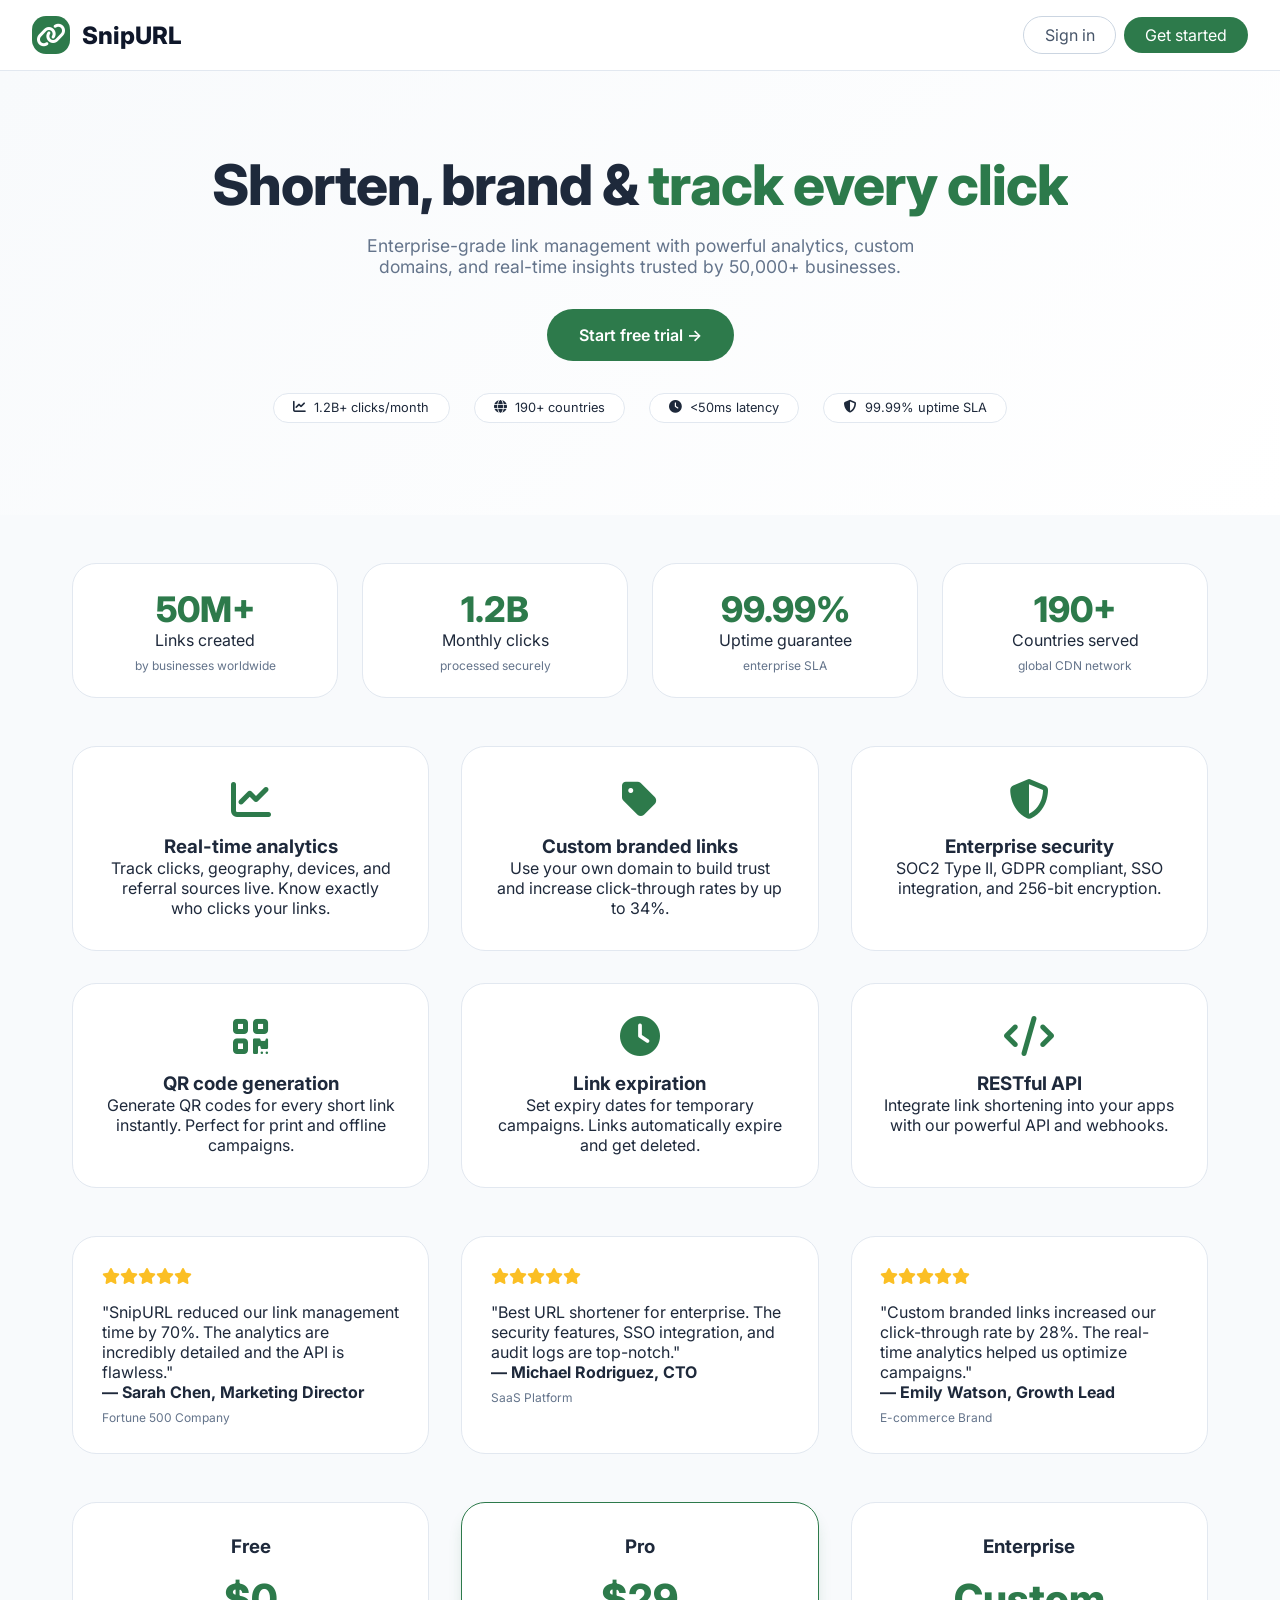
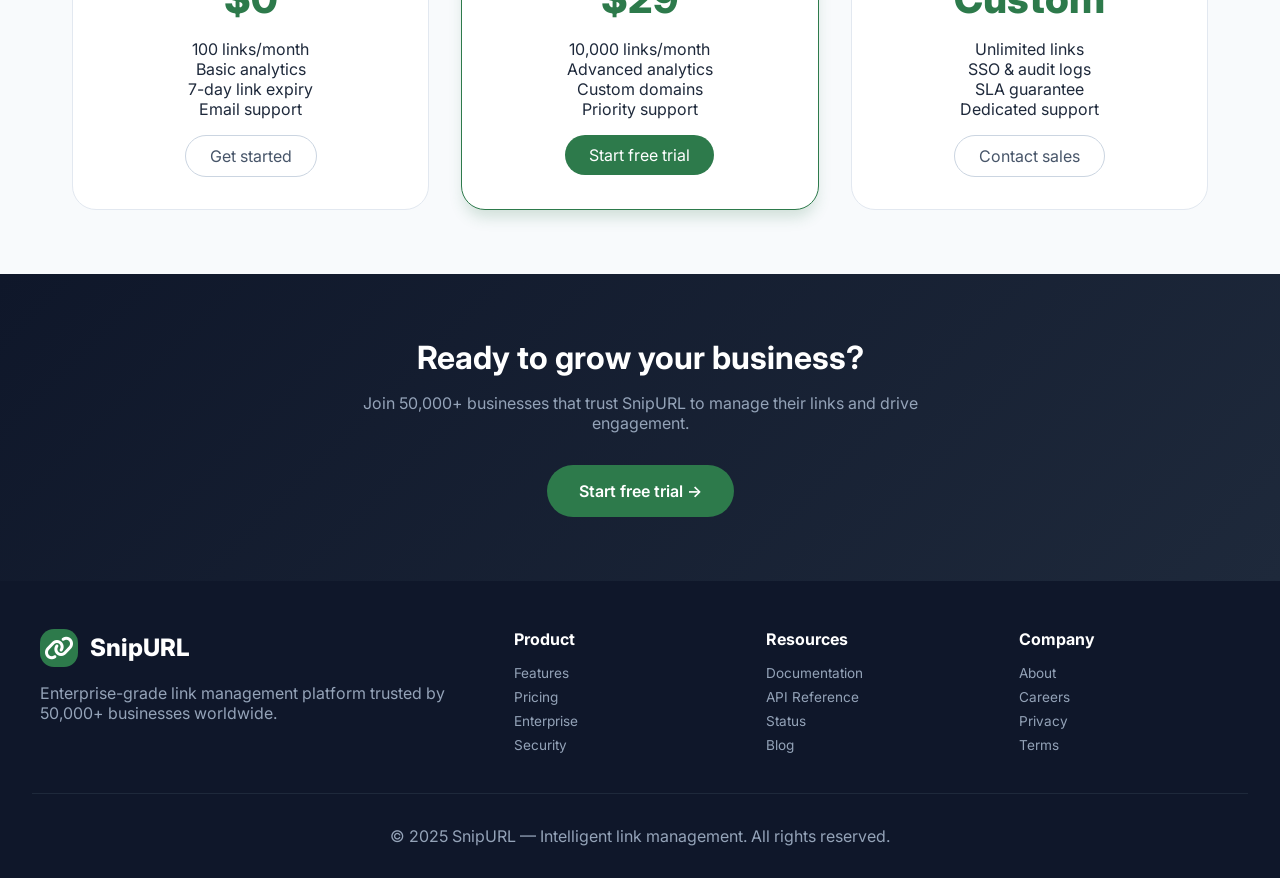
<file: src/main/resources/templates/home.html>
<!DOCTYPE html>
<html xmlns:th="http://www.thymeleaf.org">
<head>
    <meta charset="UTF-8">
    <meta name="viewport" content="width=device-width, initial-scale=1.0">
    <title>SnipURL · Smart Link Management Platform</title>
    <link href="https://fonts.googleapis.com/css2?family=Inter:opsz,wght@14..32,300;14..32,400;14..32,500;14..32,600;14..32,700;14..32,800&display=swap" rel="stylesheet">
    <link rel="stylesheet" href="https://cdnjs.cloudflare.com/ajax/libs/font-awesome/6.4.0/css/all.min.css">
    <style>
        * { margin: 0; padding: 0; box-sizing: border-box; }
        body { font-family: 'Inter', sans-serif; background: #F8FAFC; color: #1E293B; }
        .navbar { background: rgba(255,255,255,0.96); backdrop-filter: blur(12px); border-bottom: 1px solid #E2E8F0; position: sticky; top: 0; z-index: 100; padding: 1rem 2rem; }
        .nav-container { max-width: 1280px; margin: 0 auto; display: flex; justify-content: space-between; align-items: center; }
        .logo { display: flex; align-items: center; gap: 0.75rem; font-weight: 800; font-size: 1.5rem; color: #0F172A; text-decoration: none; }
        .logo-icon { background: #2D7A4B; border-radius: 14px; width: 38px; height: 38px; display: flex; align-items: center; justify-content: center; color: white; }
        .btn-login { background: transparent; border: 1px solid #CBD5E1; padding: 0.5rem 1.3rem; border-radius: 40px; text-decoration: none; color: #475569; transition: 0.2s; }
        .btn-login:hover { border-color: #2D7A4B; color: #2D7A4B; }
        .btn-signup { background: #2D7A4B; border: none; padding: 0.5rem 1.3rem; border-radius: 40px; color: white; text-decoration: none; transition: 0.2s; }
        .btn-signup:hover { background: #3B9B62; transform: translateY(-2px); }
        .btn-large { background: #2D7A4B; color: white; padding: 1rem 2rem; border-radius: 60px; text-decoration: none; font-weight: 600; display: inline-block; margin-top: 1rem; transition: 0.2s; }
        .btn-large:hover { background: #3B9B62; transform: translateY(-2px); }
        .hero { text-align: center; padding: 80px 20px 60px; background: linear-gradient(135deg, #F8FAFC 0%, #FFFFFF 100%); }
        .hero h1 { font-size: 3.5rem; font-weight: 800; margin-bottom: 1rem; letter-spacing: -1px; }
        .gradient-text { background: linear-gradient(120deg, #2D7A4B, #2C7A4B); background-clip: text; -webkit-background-clip: text; color: transparent; }
        .hero p { color: #64748B; max-width: 600px; margin: 1rem auto; font-size: 1.1rem; }
        .trust-badge-row { display: flex; justify-content: center; gap: 1.5rem; flex-wrap: wrap; margin: 2rem 0; }
        .trust-badge { background: white; border-radius: 40px; padding: 0.4rem 1.2rem; font-size: 0.8rem; display: inline-flex; align-items: center; gap: 0.5rem; border: 1px solid #E2E8F0; }
        .stats-grid { display: grid; grid-template-columns: repeat(4, 1fr); gap: 1.5rem; max-width: 1200px; margin: 3rem auto; padding: 0 2rem; }
        .stat-card { background: white; border-radius: 24px; padding: 1.5rem; text-align: center; border: 1px solid #E2E8F0; transition: transform 0.2s; }
        .stat-card:hover { transform: translateY(-5px); box-shadow: 0 10px 15px -3px rgba(0,0,0,0.1); }
        .stat-number { font-size: 2.2rem; font-weight: 800; color: #2D7A4B; }
        .features { display: grid; grid-template-columns: repeat(3, 1fr); gap: 2rem; max-width: 1200px; margin: 3rem auto; padding: 0 2rem; }
        .feature-card { background: white; border-radius: 24px; padding: 2rem; text-align: center; border: 1px solid #E2E8F0; transition: all 0.2s; }
        .feature-card:hover { transform: translateY(-5px); box-shadow: 0 10px 15px -3px rgba(0,0,0,0.1); border-color: #2D7A4B; }
        .feature-card i { font-size: 2.5rem; color: #2D7A4B; margin-bottom: 1rem; }
        .testimonial-grid { display: grid; grid-template-columns: repeat(3, 1fr); gap: 2rem; max-width: 1200px; margin: 3rem auto; padding: 0 2rem; }
        .testimonial-card { background: white; border-radius: 24px; padding: 1.8rem; border: 1px solid #E2E8F0; }
        .stars { color: #fbbf24; margin-bottom: 1rem; }
        .pricing-grid { display: grid; grid-template-columns: repeat(3, 1fr); gap: 2rem; max-width: 1200px; margin: 3rem auto; padding: 0 2rem; }
        .pricing-card { background: white; border-radius: 24px; padding: 2rem; text-align: center; border: 1px solid #E2E8F0; transition: 0.2s; }
        .pricing-card:hover { transform: translateY(-5px); box-shadow: 0 10px 15px -3px rgba(0,0,0,0.1); }
        .pricing-card.featured { border-color: #2D7A4B; box-shadow: 0 10px 15px -3px rgba(45,122,75,0.2); }
        .pricing-price { font-size: 2.5rem; font-weight: 800; color: #2D7A4B; margin: 1rem 0; }
        .pricing-btn { background: transparent; border: 1px solid #CBD5E1; padding: 0.6rem 1.5rem; border-radius: 40px; text-decoration: none; color: #475569; display: inline-block; margin-top: 1rem; transition: 0.2s; }
        .pricing-btn.featured-btn { background: #2D7A4B; border: none; color: white; }
        .pricing-btn:hover { background: #2D7A4B; color: white; border-color: #2D7A4B; }
        .cta-section { background: linear-gradient(135deg, #0F172A 0%, #1E293B 100%); color: white; text-align: center; padding: 4rem 2rem; margin-top: 4rem; }
        .cta-section h2 { font-size: 2rem; margin-bottom: 1rem; }
        .cta-section p { max-width: 600px; margin: 0 auto 2rem; color: #94A3B8; }
        .btn-cta { background: #2D7A4B; color: white; padding: 1rem 2rem; border-radius: 60px; text-decoration: none; font-weight: 600; display: inline-block; }
        .footer { background: #0F172A; color: #94A3B8; padding: 3rem 2rem 2rem; margin-top: 0; }
        .footer-container { max-width: 1200px; margin: 0 auto; display: grid; grid-template-columns: 2fr 1fr 1fr 1fr; gap: 2rem; }
        .footer a { color: #94A3B8; text-decoration: none; display: block; margin-bottom: 0.5rem; font-size: 0.85rem; }
        .footer a:hover { color: #2D7A4B; }
        .footer-bottom { text-align: center; padding-top: 2rem; border-top: 1px solid #1E293B; margin-top: 2rem; }
        @media (max-width: 768px) {
            .features, .testimonial-grid, .pricing-grid, .stats-grid, .footer-container { grid-template-columns: 1fr; }
            .hero h1 { font-size: 2rem; }
            .stats-grid { grid-template-columns: repeat(2, 1fr); }
        }
    </style>
</head>
<body>
<nav class="navbar">
    <div class="nav-container">
        <a href="/" class="logo"><div class="logo-icon"><i class="fas fa-link"></i></div><span>SnipURL</span></a>
        <div><a href="/login" class="btn-login">Sign in</a><a href="/login" class="btn-signup" style="margin-left: 0.5rem;">Get started</a></div>
    </div>
</nav>

<div class="hero">
    <h1>Shorten, brand & <span class="gradient-text">track every click</span></h1>
    <p>Enterprise-grade link management with powerful analytics, custom domains, and real-time insights trusted by 50,000+ businesses.</p>
    <a href="/login" class="btn-large">Start free trial →</a>
    <div class="trust-badge-row">
        <span class="trust-badge"><i class="fas fa-chart-line"></i> 1.2B+ clicks/month</span>
        <span class="trust-badge"><i class="fas fa-globe"></i> 190+ countries</span>
        <span class="trust-badge"><i class="fas fa-clock"></i> &lt;50ms latency</span>
        <span class="trust-badge"><i class="fas fa-shield-alt"></i> 99.99% uptime SLA</span>
    </div>
</div>

<div class="stats-grid">
    <div class="stat-card"><div class="stat-number">50M+</div><div>Links created</div><div style="font-size:0.75rem; color:#64748B; margin-top:0.5rem;">by businesses worldwide</div></div>
    <div class="stat-card"><div class="stat-number">1.2B</div><div>Monthly clicks</div><div style="font-size:0.75rem; color:#64748B; margin-top:0.5rem;">processed securely</div></div>
    <div class="stat-card"><div class="stat-number">99.99%</div><div>Uptime guarantee</div><div style="font-size:0.75rem; color:#64748B; margin-top:0.5rem;">enterprise SLA</div></div>
    <div class="stat-card"><div class="stat-number">190+</div><div>Countries served</div><div style="font-size:0.75rem; color:#64748B; margin-top:0.5rem;">global CDN network</div></div>
</div>

<div class="features">
    <div class="feature-card"><i class="fas fa-chart-line"></i><h3>Real-time analytics</h3><p>Track clicks, geography, devices, and referral sources live. Know exactly who clicks your links.</p></div>
    <div class="feature-card"><i class="fas fa-tag"></i><h3>Custom branded links</h3><p>Use your own domain to build trust and increase click-through rates by up to 34%.</p></div>
    <div class="feature-card"><i class="fas fa-shield-alt"></i><h3>Enterprise security</h3><p>SOC2 Type II, GDPR compliant, SSO integration, and 256-bit encryption.</p></div>
    <div class="feature-card"><i class="fas fa-qrcode"></i><h3>QR code generation</h3><p>Generate QR codes for every short link instantly. Perfect for print and offline campaigns.</p></div>
    <div class="feature-card"><i class="fas fa-clock"></i><h3>Link expiration</h3><p>Set expiry dates for temporary campaigns. Links automatically expire and get deleted.</p></div>
    <div class="feature-card"><i class="fas fa-code"></i><h3>RESTful API</h3><p>Integrate link shortening into your apps with our powerful API and webhooks.</p></div>
</div>

<div class="testimonial-grid">
    <div class="testimonial-card"><div class="stars"><i class="fas fa-star"></i><i class="fas fa-star"></i><i class="fas fa-star"></i><i class="fas fa-star"></i><i class="fas fa-star"></i></div><p>"SnipURL reduced our link management time by 70%. The analytics are incredibly detailed and the API is flawless."</p><strong>— Sarah Chen, Marketing Director</strong><div style="margin-top:0.5rem; font-size:0.75rem; color:#64748B;">Fortune 500 Company</div></div>
    <div class="testimonial-card"><div class="stars"><i class="fas fa-star"></i><i class="fas fa-star"></i><i class="fas fa-star"></i><i class="fas fa-star"></i><i class="fas fa-star"></i></div><p>"Best URL shortener for enterprise. The security features, SSO integration, and audit logs are top-notch."</p><strong>— Michael Rodriguez, CTO</strong><div style="margin-top:0.5rem; font-size:0.75rem; color:#64748B;">SaaS Platform</div></div>
    <div class="testimonial-card"><div class="stars"><i class="fas fa-star"></i><i class="fas fa-star"></i><i class="fas fa-star"></i><i class="fas fa-star"></i><i class="fas fa-star"></i></div><p>"Custom branded links increased our click-through rate by 28%. The real-time analytics helped us optimize campaigns."</p><strong>— Emily Watson, Growth Lead</strong><div style="margin-top:0.5rem; font-size:0.75rem; color:#64748B;">E-commerce Brand</div></div>
</div>

<div class="pricing-grid">
    <div class="pricing-card"><h3>Free</h3><div class="pricing-price">$0</div><p>100 links/month</p><p>Basic analytics</p><p>7-day link expiry</p><p>Email support</p><a href="/login" class="pricing-btn">Get started</a></div>
    <div class="pricing-card featured"><h3>Pro</h3><div class="pricing-price">$29</div><p>10,000 links/month</p><p>Advanced analytics</p><p>Custom domains</p><p>Priority support</p><a href="/login" class="pricing-btn featured-btn">Start free trial</a></div>
    <div class="pricing-card"><h3>Enterprise</h3><div class="pricing-price">Custom</div><p>Unlimited links</p><p>SSO & audit logs</p><p>SLA guarantee</p><p>Dedicated support</p><a href="/login" class="pricing-btn">Contact sales</a></div>
</div>

<div class="cta-section">
    <h2>Ready to grow your business?</h2>
    <p>Join 50,000+ businesses that trust SnipURL to manage their links and drive engagement.</p>
    <a href="/login" class="btn-cta">Start free trial →</a>
</div>

<footer class="footer">
    <div class="footer-container">
        <div><div class="logo" style="margin-bottom:1rem;"><div class="logo-icon"><i class="fas fa-link"></i></div><span style="color:white;">SnipURL</span></div><p>Enterprise-grade link management platform trusted by 50,000+ businesses worldwide.</p></div>
        <div><h4 style="color:white; margin-bottom:1rem;">Product</h4><a href="#">Features</a><a href="#">Pricing</a><a href="#">Enterprise</a><a href="#">Security</a></div>
        <div><h4 style="color:white; margin-bottom:1rem;">Resources</h4><a href="#">Documentation</a><a href="#">API Reference</a><a href="#">Status</a><a href="#">Blog</a></div>
        <div><h4 style="color:white; margin-bottom:1rem;">Company</h4><a href="#">About</a><a href="#">Careers</a><a href="#">Privacy</a><a href="#">Terms</a></div>
    </div>
    <div class="footer-bottom"><p>© 2025 SnipURL — Intelligent link management. All rights reserved.</p></div>
</footer>
</body>
</html>
</file>
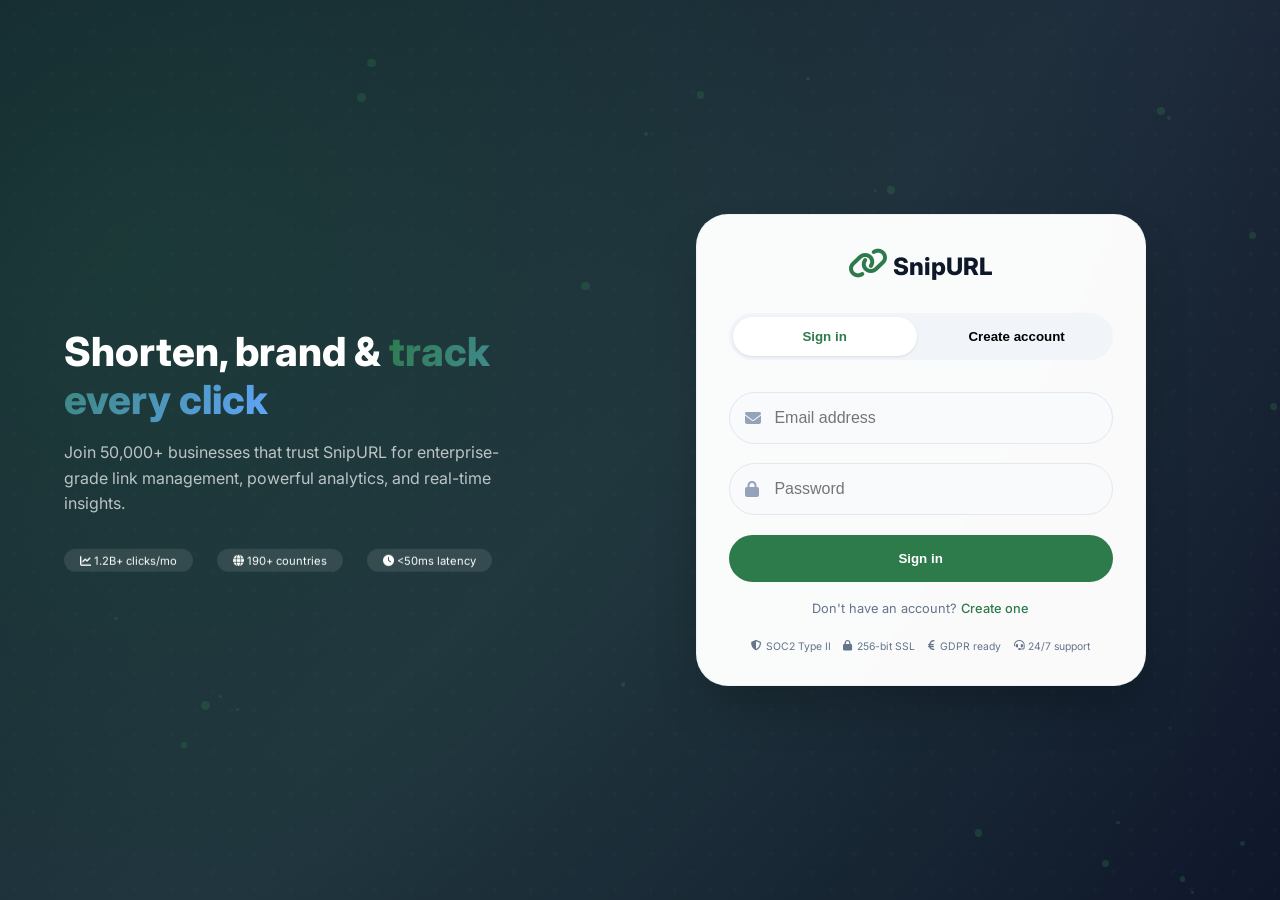
<file: src/main/resources/templates/login.html>
<!DOCTYPE html>
<html xmlns:th="http://www.thymeleaf.org">
<head>
    <meta charset="UTF-8">
    <meta name="viewport" content="width=device-width, initial-scale=1.0">
    <title>SnipURL · Sign in to your account</title>
    <link href="https://fonts.googleapis.com/css2?family=Inter:opsz,wght@14..32,300;14..32,400;14..32,500;14..32,600;14..32,700;14..32,800&display=swap" rel="stylesheet">
    <link rel="stylesheet" href="https://cdnjs.cloudflare.com/ajax/libs/font-awesome/6.4.0/css/all.min.css">
    <style>
        * { margin: 0; padding: 0; box-sizing: border-box; }
        body {
            font-family: 'Inter', sans-serif;
            min-height: 100vh;
            display: flex;
            align-items: center;
            justify-content: center;
            position: relative;
            overflow-x: hidden;
        }

        /* Animated Background Banner */
        .bg-banner {
            position: fixed;
            top: 0;
            left: 0;
            width: 100%;
            height: 100%;
            z-index: -2;
            background: linear-gradient(135deg, #0F172A 0%, #1E293B 50%, #0F172A 100%);
        }

        .bg-banner::before {
            content: '';
            position: absolute;
            top: 0;
            left: 0;
            width: 100%;
            height: 100%;
            background-image: url('data:image/svg+xml,<svg xmlns="http://www.w3.org/2000/svg" viewBox="0 0 100 100" opacity="0.1"><path fill="white" d="M20,20 L30,20 L25,30 Z M50,50 L60,50 L55,60 Z M80,80 L90,80 L85,90 Z M20,80 L30,80 L25,90 Z M80,20 L90,20 L85,30 Z"/><circle cx="50" cy="50" r="2"/><circle cx="20" cy="80" r="1.5"/><circle cx="80" cy="20" r="1.5"/></svg>');
            background-repeat: repeat;
            background-size: 60px;
            opacity: 0.15;
        }

        /* Animated gradient overlay */
        .bg-banner::after {
            content: '';
            position: absolute;
            top: -50%;
            left: -50%;
            width: 200%;
            height: 200%;
            background: radial-gradient(circle at 30% 40%, rgba(45,122,75,0.3), transparent 60%);
            animation: rotate 25s linear infinite;
        }

        @keyframes rotate {
            from { transform: rotate(0deg); }
            to { transform: rotate(360deg); }
        }

        /* Floating particles */
        .particles {
            position: fixed;
            top: 0;
            left: 0;
            width: 100%;
            height: 100%;
            z-index: -1;
            overflow: hidden;
        }

        .particle {
            position: absolute;
            background: rgba(45,122,75,0.3);
            border-radius: 50%;
            animation: float 8s infinite ease-in-out;
        }

        @keyframes float {
            0%, 100% { transform: translateY(0) translateX(0); opacity: 0.3; }
            50% { transform: translateY(-30px) translateX(20px); opacity: 0.6; }
        }

        /* Hero Banner Text */
        .hero-banner {
            position: fixed;
            left: 5%;
            top: 50%;
            transform: translateY(-50%);
            max-width: 450px;
            color: white;
            z-index: 1;
            display: none;
        }

        @media (min-width: 1024px) {
            .hero-banner { display: block; }
            body { justify-content: flex-end; padding-right: 8%; }
        }

        .hero-banner h1 {
            font-size: 2.5rem;
            font-weight: 800;
            margin-bottom: 1rem;
            line-height: 1.2;
        }

        .hero-banner .gradient-text {
            background: linear-gradient(120deg, #2D7A4B, #60A5FA);
            background-clip: text;
            -webkit-background-clip: text;
            color: transparent;
        }

        .hero-banner p {
            font-size: 1rem;
            color: rgba(255,255,255,0.7);
            margin-bottom: 2rem;
            line-height: 1.6;
        }

        .stats-badge {
            display: flex;
            gap: 1.5rem;
            margin-top: 1.5rem;
        }

        .stats-badge div {
            background: rgba(255,255,255,0.1);
            backdrop-filter: blur(10px);
            border-radius: 40px;
            padding: 0.3rem 1rem;
            font-size: 0.7rem;
        }

        /* Auth Card */
        .auth-card {
            background: rgba(255,255,255,0.98);
            border-radius: 32px;
            border: 1px solid rgba(226,232,240,0.5);
            padding: 2rem;
            max-width: 450px;
            width: 90%;
            margin: 2rem;
            box-shadow: 0 25px 50px -12px rgba(0,0,0,0.25);
            backdrop-filter: blur(10px);
            position: relative;
            z-index: 10;
        }

        .logo { text-align: center; margin-bottom: 2rem; }
        .logo span { font-weight: 800; font-size: 1.5rem; color: #0F172A; }

        .toggle-buttons { display: flex; gap: 0.5rem; background: #F1F5F9; padding: 0.25rem; border-radius: 60px; margin-bottom: 2rem; }
        .toggle-btn { flex: 1; padding: 0.75rem; border: none; background: transparent; border-radius: 60px; font-weight: 600; cursor: pointer; transition: 0.2s; }
        .toggle-btn.active { background: white; box-shadow: 0 1px 3px rgba(0,0,0,0.1); color: #2D7A4B; }

        .input-group { position: relative; margin-bottom: 1.2rem; }
        .input-icon { position: absolute; left: 1rem; top: 50%; transform: translateY(-50%); color: #94A3B8; }
        .input-group input {
            width: 100%;
            padding: 1rem 1rem 1rem 2.8rem;
            background: #F8FAFC;
            border: 1px solid #E2E8F0;
            border-radius: 60px;
            font-size: 1rem;
            transition: all 0.2s;
        }
        .input-group input:focus { outline: none; border-color: #2D7A4B; box-shadow: 0 0 0 3px rgba(45,122,75,0.1); }

        .btn-primary {
            width: 100%;
            background: #2D7A4B;
            color: white;
            border: none;
            border-radius: 60px;
            padding: 1rem;
            font-weight: 700;
            cursor: pointer;
            transition: 0.2s;
        }
        .btn-primary:hover { background: #3B9B62; transform: translateY(-2px); }

        .form-footer { text-align: center; margin-top: 1.2rem; font-size: 0.8rem; color: #64748B; }
        .form-footer a { color: #2D7A4B; text-decoration: none; cursor: pointer; font-weight: 500; }

        .hidden { display: none; }

        .toast {
            position: fixed;
            bottom: 2rem;
            right: 2rem;
            background: #1E293B;
            color: white;
            padding: 0.7rem 1.2rem;
            border-radius: 40px;
            z-index: 1000;
            animation: slideIn 0.3s ease;
        }

        @keyframes slideIn {
            from { transform: translateX(100%); opacity: 0; }
            to { transform: translateX(0); opacity: 1; }
        }

        .trust-badge-row {
            display: flex;
            justify-content: center;
            gap: 0.8rem;
            flex-wrap: wrap;
            margin-top: 1.5rem;
        }

        .trust-badge {
            font-size: 0.65rem;
            color: #64748B;
            display: inline-flex;
            align-items: center;
            gap: 0.3rem;
        }
    </style>
</head>
<body>

<!-- Animated Background Banner -->
<div class="bg-banner"></div>
<div class="particles" id="particles"></div>

<!-- Hero Banner Text (visible on larger screens) -->
<div class="hero-banner">
    <h1>Shorten, brand & <span class="gradient-text">track every click</span></h1>
    <p>Join 50,000+ businesses that trust SnipURL for enterprise-grade link management, powerful analytics, and real-time insights.</p>
    <div class="stats-badge">
        <div><i class="fas fa-chart-line"></i> 1.2B+ clicks/mo</div>
        <div><i class="fas fa-globe"></i> 190+ countries</div>
        <div><i class="fas fa-clock"></i> &lt;50ms latency</div>
    </div>
</div>

<!-- Auth Card -->
<div class="auth-card">
    <div class="logo"><i class="fas fa-link" style="color: #2D7A4B; font-size: 2rem;"></i><span> SnipURL</span></div>

    <div class="toggle-buttons">
        <button class="toggle-btn active" id="loginTabBtn">Sign in</button>
        <button class="toggle-btn" id="signupTabBtn">Create account</button>
    </div>

    <div id="loginForm">
        <div class="input-group"><i class="fas fa-envelope input-icon"></i><input type="email" id="loginEmail" placeholder="Email address"></div>
        <div class="input-group"><i class="fas fa-lock input-icon"></i><input type="password" id="loginPassword" placeholder="Password"></div>
        <button class="btn-primary" id="loginBtn">Sign in</button>
        <div class="form-footer">Don't have an account? <a id="switchToSignup">Create one</a></div>
    </div>

    <div id="signupForm" class="hidden">
        <div class="input-group"><i class="fas fa-user input-icon"></i><input type="text" id="signupName" placeholder="Full name"></div>
        <div class="input-group"><i class="fas fa-envelope input-icon"></i><input type="email" id="signupEmail" placeholder="Email address"></div>
        <div class="input-group"><i class="fas fa-lock input-icon"></i><input type="password" id="signupPassword" placeholder="Password (min 6 characters)"></div>
        <button class="btn-primary" id="signupBtn">Create account</button>
        <div class="form-footer">Already have an account? <a id="switchToLogin">Sign in</a></div>
    </div>

    <div class="trust-badge-row">
        <span class="trust-badge"><i class="fas fa-shield-alt"></i> SOC2 Type II</span>
        <span class="trust-badge"><i class="fas fa-lock"></i> 256-bit SSL</span>
        <span class="trust-badge"><i class="fas fa-euro-sign"></i> GDPR ready</span>
        <span class="trust-badge"><i class="fas fa-headset"></i> 24/7 support</span>
    </div>
</div>

<script>
    // Generate floating particles
    function createParticles() {
        const container = document.getElementById('particles');
        for (let i = 0; i < 30; i++) {
            const particle = document.createElement('div');
            particle.className = 'particle';
            const size = Math.random() * 8 + 2;
            particle.style.width = size + 'px';
            particle.style.height = size + 'px';
            particle.style.left = Math.random() * 100 + '%';
            particle.style.top = Math.random() * 100 + '%';
            particle.style.animationDelay = Math.random() * 8 + 's';
            particle.style.animationDuration = (Math.random() * 10 + 5) + 's';
            container.appendChild(particle);
        }
    }
    createParticles();

    function showToast(msg) {
        const t = document.createElement('div');
        t.className = 'toast';
        t.innerHTML = '<i class="fas fa-info-circle"></i> ' + msg;
        document.body.appendChild(t);
        setTimeout(() => t.remove(), 3000);
    }

    const loginTab = document.getElementById('loginTabBtn'), signupTab = document.getElementById('signupTabBtn'), loginForm = document.getElementById('loginForm'), signupForm = document.getElementById('signupForm');
    loginTab.onclick = () => { loginForm.classList.remove('hidden'); signupForm.classList.add('hidden'); loginTab.classList.add('active'); signupTab.classList.remove('active'); };
    signupTab.onclick = () => { signupForm.classList.remove('hidden'); loginForm.classList.add('hidden'); signupTab.classList.add('active'); loginTab.classList.remove('active'); };
    document.getElementById('switchToSignup')?.addEventListener('click', () => signupTab.click());
    document.getElementById('switchToLogin')?.addEventListener('click', () => loginTab.click());

    document.getElementById('loginBtn').onclick = async () => {
        const email = document.getElementById('loginEmail').value.trim(), password = document.getElementById('loginPassword').value;
        if (!email || !password) return showToast('Enter email and password');
        try {
            const res = await fetch('/api/auth/login', { method: 'POST', headers: { 'Content-Type': 'application/json' }, body: JSON.stringify({ email, password }) });
            const data = await res.json();
            if (!res.ok) throw new Error(data.message);
            localStorage.setItem('snipurl_token', data.token);
            localStorage.setItem('snipurl_user', JSON.stringify({ email: data.email, name: data.name }));
            window.location.href = '/dashboard';
        } catch (err) { showToast(err.message); }
    };

    document.getElementById('signupBtn').onclick = async () => {
        const name = document.getElementById('signupName').value.trim(), email = document.getElementById('signupEmail').value.trim(), password = document.getElementById('signupPassword').value;
        if (!email || !password) return showToast('Email and password required');
        if (password.length < 6) return showToast('Password min 6 characters');
        try {
            const res = await fetch('/api/auth/register', { method: 'POST', headers: { 'Content-Type': 'application/json' }, body: JSON.stringify({ email, password, name }) });
            const data = await res.json();
            if (!res.ok) throw new Error(data.message);
            localStorage.setItem('snipurl_token', data.token);
            localStorage.setItem('snipurl_user', JSON.stringify({ email: data.email, name: data.name }));
            window.location.href = '/dashboard';
        } catch (err) { showToast(err.message); }
    };

    // Enter key support
    document.getElementById('loginPassword').addEventListener('keypress', (e) => { if (e.key === 'Enter') document.getElementById('loginBtn').click(); });
    document.getElementById('signupPassword').addEventListener('keypress', (e) => { if (e.key === 'Enter') document.getElementById('signupBtn').click(); });
</script>
</body>
</html>
</file>
